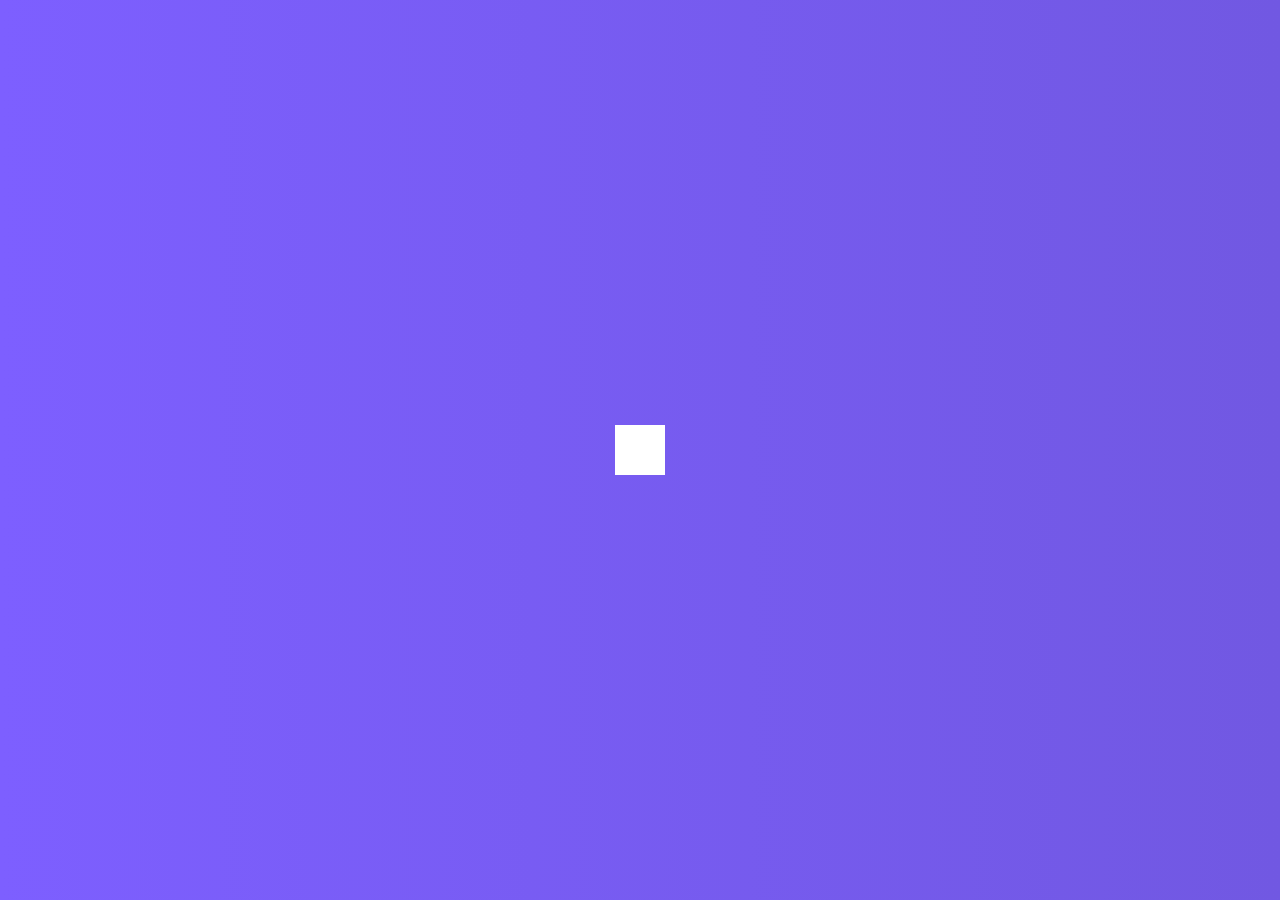
<file: Hidden Search Widget/index.html>
<!DOCTYPE html>
<html lang="pt-br">

<head>
    <meta charset="UTF-8">
    <meta name="viewport" content="width=device-width, initial-scale=1.0">
    <link rel="stylesheet" href="https://cdnjs.cloudflare.com/ajax/libs/font-awesome/5.14.0/css/all.min.css"
        integrity="sha512-1PKOgIY59xJ8Co8+NE6FZ+LOAZKjy+KY8iq0G4B3CyeY6wYHN3yt9PW0XpSriVlkMXe40PTKnXrLnZ9+fkDaog=="
        crossorigin="anonymous" />
    <link rel="stylesheet" href="styles.css">
    <title>Hidden Search</title>
</head>

<body>
    <div class="search">
        <input type="text" class="input" placeholder="Search...">
        <button class="btn">
            <i class="fas fa-search"></i>
        </button>
    </div>
    <script src="script.js"></script>
</body>

</html>

<!-- oq escrever na barra direcionar para o google dar os resultados-->
</file>
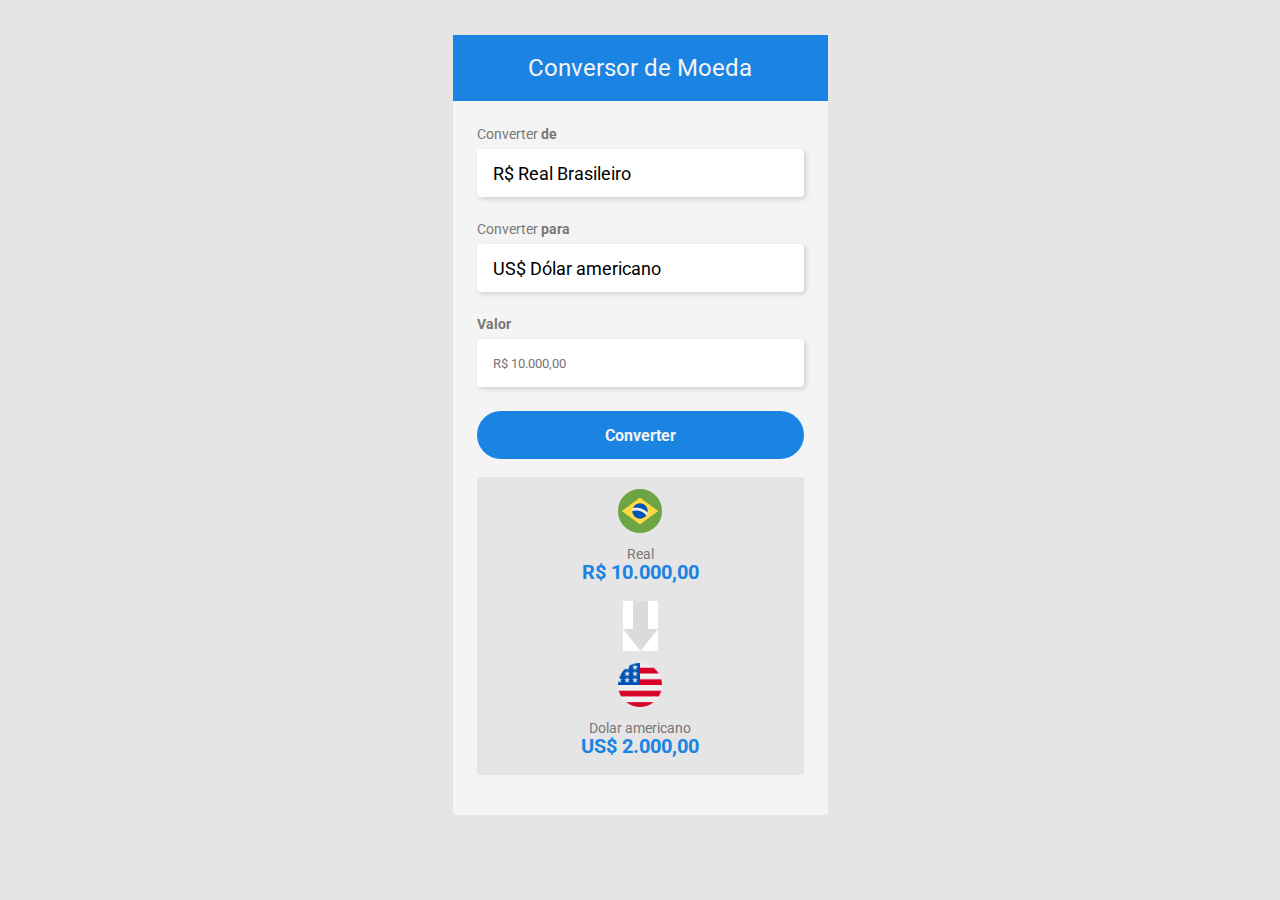
<file: Start-JS/Coversor/index.html>
<!DOCTYPE html>
<html lang="pt-BR">

<head>
    <meta charset="UTF-8">
    <meta http-equiv="X-UA-Compatible" content="IE=edge">
    <meta name="viewport" content="width=device-width, initial-scale=1.0">
    <link rel="preconnect" href="https://fonts.googleapis.com">
    <link rel="preconnect" href="https://fonts.gstatic.com" crossorigin>
    <link href="https://fonts.googleapis.com/css2?family=Roboto:wght@100;300;400;700&display=swap" rel="stylesheet">
    <link rel="stylesheet" href="styles.css">
    <title>Currency converter</title>
</head>

<body>
    <div class="container">
        <header>
            <h1>Conversor de Moeda</h1>
        </header>

        <main>
            <label >
                Converter <b>de</b> 
                <select class="Brasileiro">
                    <option>
                        R$ Real Brasileiro
                    </option>
                </select>
            </label>

            <label>
                Converter <b>para</b> 
                <select id="currency-select">
                    <option>
                        US$ Dólar americano
                    </option>
                    <option>
                        € Euro
                    </option>
                    <option>
                        £ Libra esterlina
                    </option>
                </select>
            </label>

            <label> 
                <b>Valor</b> 
                <input id="input-real" placeholder="R$ 10.000,00">
            </label>

            <button id="convert-button" type="button">Converter</button>

            <section>
                <div>
                    <img src="./img/img-br.png" alt="imagem-Brasil">
                    <p class="text">Real</p>
                    <p class="money" id="money-text-real">R$ 10.000,00</p>
                </div>

                <img src="./img/seta-normal.jpg" alt="Seta-Baixo">

                <div>
                    <img src="./img/img-eua.png" alt="imagem-eua" id="img">
                    <p class="text" id="text-dolar">Dolar americano</p>
                    <p class="money" id="money-text">US$ 2.000,00</p>
                </div>
            </section>
        </main>
    </div>
</body>
<script src="script.js"></script>

</html>
</file>
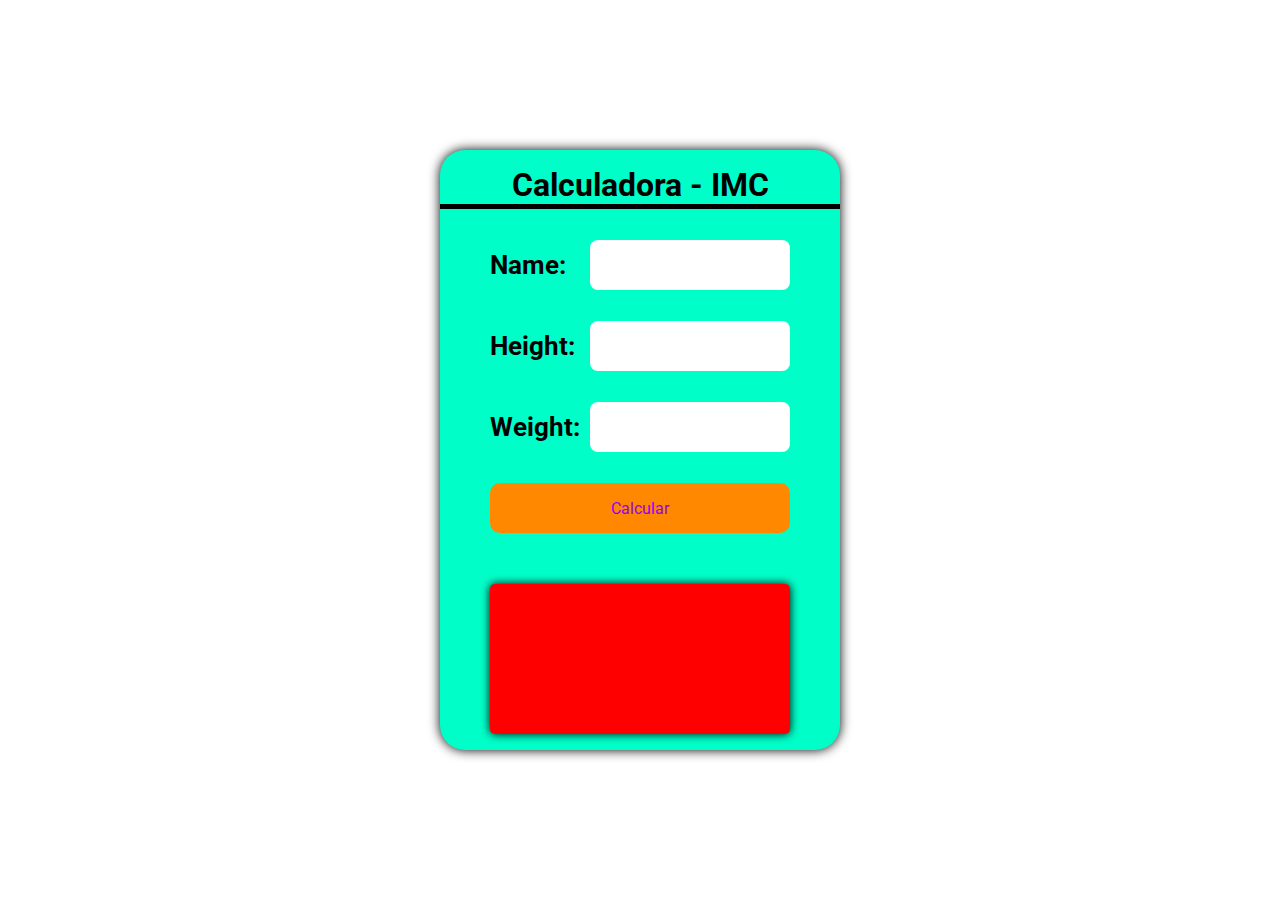
<file: Start-JS/imc/index.html>
<!DOCTYPE html>
<html lang="pt-BR">
<head>
    <meta charset="UTF-8">
    <meta http-equiv="X-UA-Compatible" content="IE=edge">
    <meta name="viewport" content="width=device-width, initial-scale=1.0">
    <link href="https://fonts.googleapis.com/css2?family=Roboto:wght@100;300;400;700&display=swap" rel="stylesheet">
    <link rel="stylesheet" href="styles.css">
    <title>IMC</title>
</head>
<body>
    <section class="container" >
        <h1 class="title">Calculadora - IMC</h1>
        <div class="input">
            <label>Name:</label>
            <input type="text" id="name">
        </div>
        <div class="input">
            <label>Height: </label>
            <input type="number" id="height">
        </div>
        <div class="input">
            <label>Weight: </label>
            <input type="number" id="weight">
        </div>
        
        <button id="calcular">Calcular</button>
        
        <div id="result"></div>
    </section>
    <script src="script.js"></script>
</body>
</html>
</file>
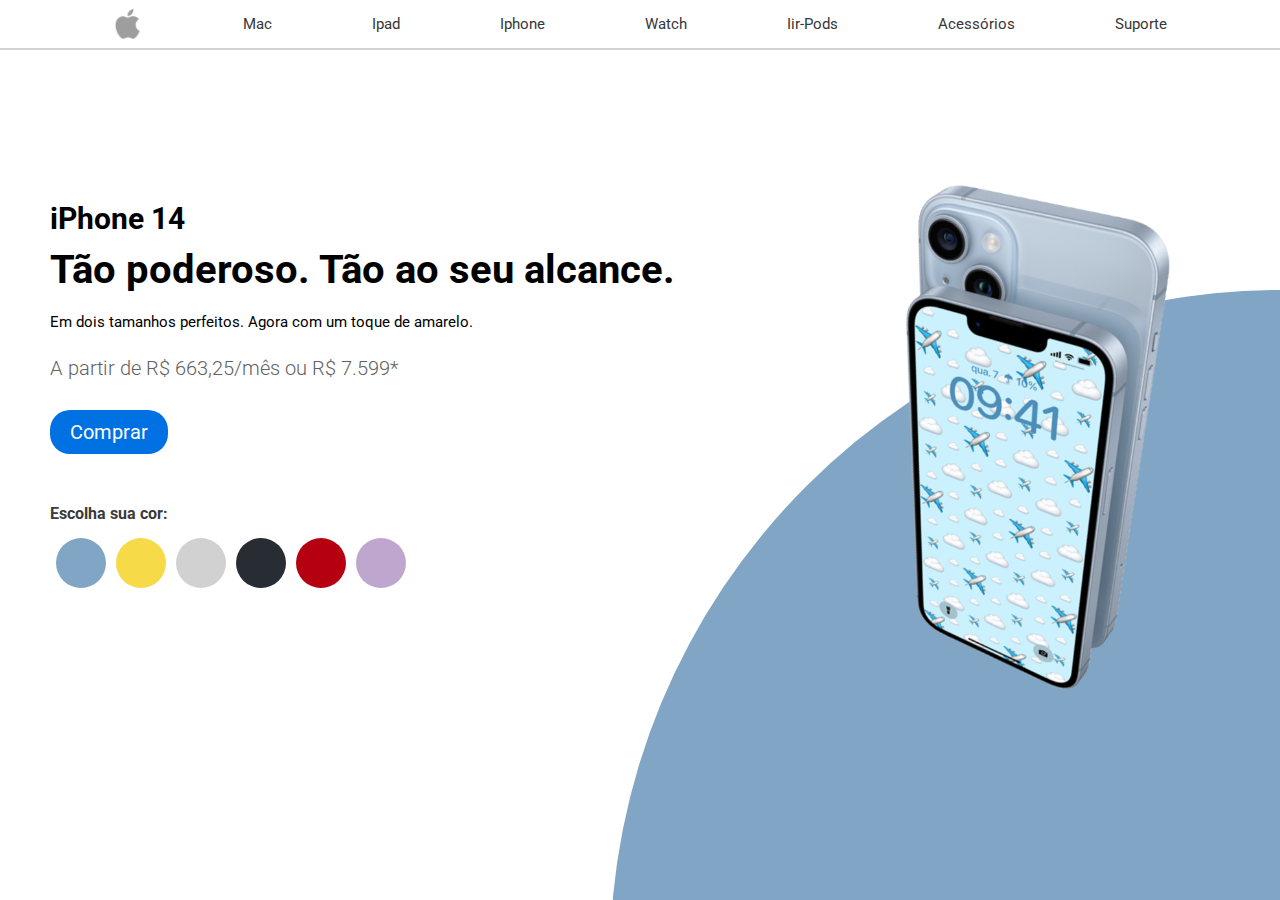
<file: Start-JS/LaddingPage-Iphone/index.html>
<!DOCTYPE html>
<html lang="pt-BR">

<head>
    <meta charset="UTF-8">
    <meta http-equiv="X-UA-Compatible" content="IE=edge">
    <meta name="viewport" content="width=device-width, initial-scale=1.0">
    <link href="https://fonts.googleapis.com/css2?family=Roboto:wght@100;300;400;700&display=swap" rel="stylesheet">
    <link rel="stylesheet" href="style.css">
    <script src="script.js"></script>
    <title>Ladding Page Iphone</title>
</head>

<body>
    <nav class="navbar">
        <img class="logo" src="img/logo.png" alt="logo-apple">

        <ul>
            <a href="https://www.apple.com/br/mac/"><li> Mac</li></a>
            <a href="https://www.apple.com/br/ipad/"><li>Ipad</li></a>
            <a href="https://www.apple.com/br/iphone/"><li>Iphone</li></a>
            <a href="https://www.apple.com/br/watch/"><li>Watch</li></a>
            <a href="https://www.apple.com/br/airpods/"><li>Iir-Pods</li></a>
            <a href="https://www.apple.com/br/shop/accessories/all"><li>Acessórios</li></a>
            <a href="https://support.apple.com/pt-br"><li>Suporte</li></a>
        </ul>
    </nav>

    <section>
        <article>
            <h1 class="title-iphone">iPhone 14</h1>

            <h2 class="title-seccound">Tão poderoso. Tão ao seu alcance.</h2>

            <p class="paragraph">Em dois tamanhos perfeitos. Agora com um toque de amarelo.</p>

            <h3 class="preco">A partir de R$ 663,25/mês ou R$ 7.599*</h3>
            <!-- https://www.apple.com/br/shop/buy-iphone -->
            <a href="https://www.apple.com/br/shop/buy-iphone" target="_blank"><button class="btnComprar">Comprar</button></a>
    
            <p class="p-cor">Escolha sua cor: </p>

            <aside class="btn-colors">
                <button onclick="trocaCor('#81A5C4'); trocaImg('./img/iphone-azul.png')" class="colors" id="color-azul"></button>

                <button onclick="trocaCor('#F7DA47'); trocaImg('./img/iphone-amarelo.png')" class="colors" id="color-amarelo"></button>

                <button onclick="trocaCor('#C1C1C1'); trocaImg('./img/iphone-branco.png')" class="colors" id="color-branco"></button>

                <button onclick="trocaCor('#272D33'); trocaImg('./img/iphone-preto.png')" class="colors" id="color-preto"></button>

                <button onclick="trocaCor('#B50012'); trocaImg('./img/iphone-vermelho.png')" class="colors" id="color-vermelho"></button>

                <button onclick="trocaCor('#bea6ce'); trocaImg('./img/iphone-roxo.png')" class="colors" id="color-roxo"></button>
            </aside>
        </article>
        <div class="circulo"></div>
        <img class="iphone" src="img/iphone-azul.png" alt="">
    </section>
</body>

</html>
</file>
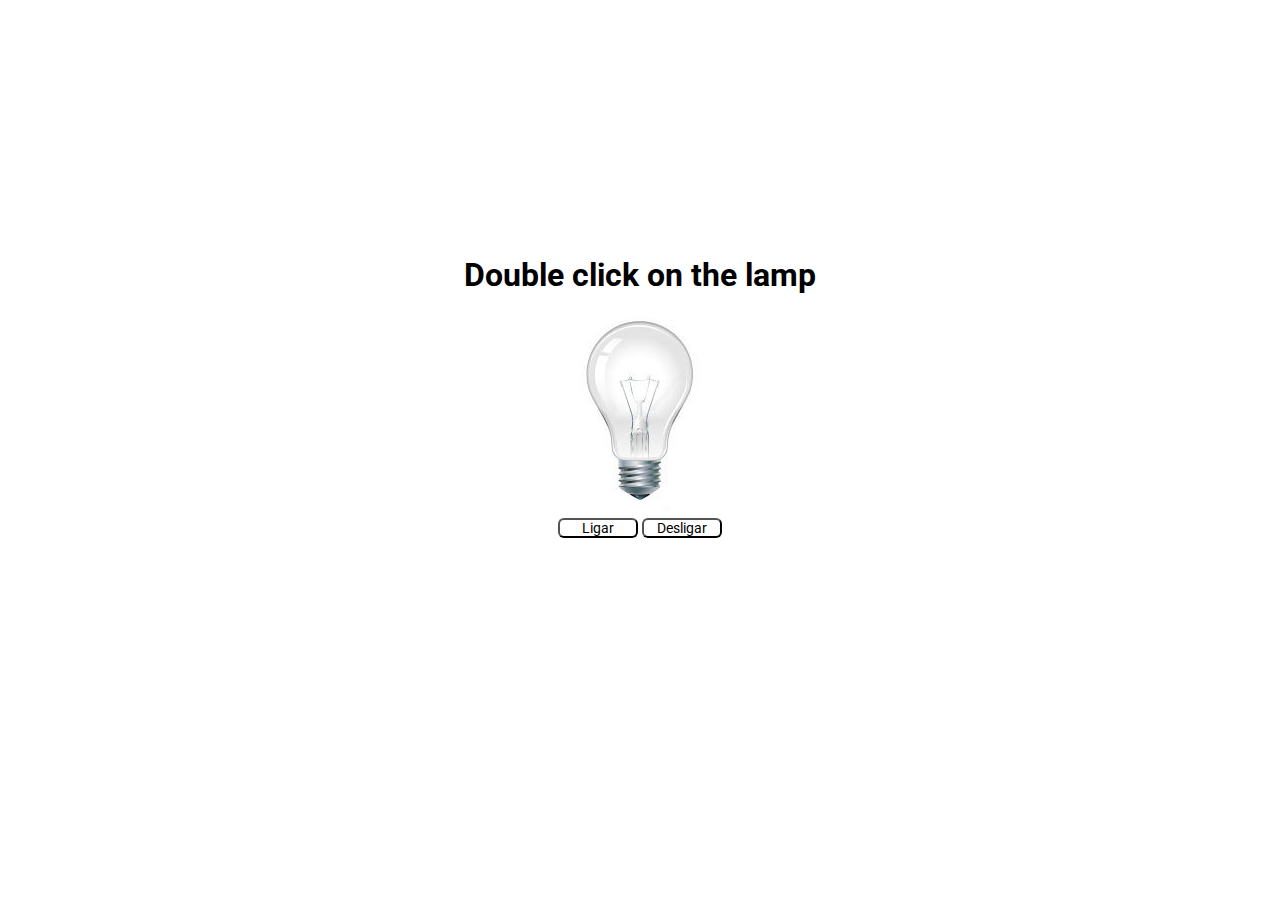
<file: Start-JS/Lampada/index.html>
<!DOCTYPE html>
<html lang="pt-BR">

<head>
    <meta charset="UTF-8">
    <meta http-equiv="X-UA-Compatible" content="IE=edge">
    <meta name="viewport" content="width=device-width, initial-scale=1.0">
    <link href="https://fonts.googleapis.com/css2?family=Roboto:wght@100;300;400;700&display=swap" rel="stylesheet">
    <link rel="stylesheet" href="styles.css">
    <title>Lampada</title>
</head>

<body>
    <header>
        <h1>Double click on the lamp</h1>
    </header>

    <main>
        <div>
            <img src="img/desligada.jpg" alt="lamp-Off" id="fase-Lam">
            
        </div>
        <div>
            <button id="clickOn">Ligar</button>
            <button id="clickOff">Desligar</button>
        </div>
    </main>
    <script src="script.js"></script>
</body>

</html>
</file>
<file: Hidden Search Widget/styles.css>
*{
    box-sizing: border-box;
}

body {
    background-image: linear-gradient(90deg, #7d5fff, #7158e2);
    display: flex;
    align-items: center;
    justify-content: center;
    height: 100vh;
    overflow: hidden;
    margin: 0;
}

.search {
    position: relative;
    height: 50px;
}

.search .input {
    background-color: #fff;
    border: 0;
    font-size: 18px;
    padding: 15px;
    height: 50px;
    width: 50px;
    transition: width 0.3s ease;
}

.btn {
    background-color: #fff;
    border: 0;
    cursor: pointer;
    font-size: 24px;
    position: absolute;
    top: 0;
    left: 0;
    height: 50px;
    width: 50px;
    transition: transform 0.3s ease;
}

.btn:focus,
.input:focus {
    outline: none;
}

.search.active .input {
    width: 200px;
}

.search.active .btn {
    transform: translateX(198px);
}
</file>
<file: Start-JS/Coversor/styles.css>
* {
    margin: 0;
    padding: 0;
    box-sizing: border-box;
    font-family: "Roboto", sans-serif;
}

body {
    background-color: #E5E5E5;
}

.container {
    width: 375px;
    height: 780px;
    background-color: #F4F4F4;
    margin: auto;
    margin-top: 35px;
}

header {
    background-color: #1B83E2;
    height: 66px;
}

h1 {
    font-style: normal;
    font-weight: normal;
    font-size: 24px;
    line-height: 18px;
    color: #F4F4F4;
    text-align: center;
    padding-top: 24px;
}

label {
    font-style: normal;
    font-weight: normal;
    font-size: 14px;
    line-height: 18px;
    color: #777777;
    display: block;
}

select {
    display: block;
    width: 100%;
    height: 48px;
    padding-left: 16px;
    margin-top: 6px;
    margin-bottom: 23px;
    font-size: 18px;
    background: #FFFFFF;
    border: 1px solid #BBBBBB;
    border-radius: 4px;
    appearance: none;
    border: none;
    outline: none;
    cursor: pointer;
    box-shadow: 2px 2px 5px rgba(0,0,0,0.15);
}

main {
    padding: 24px;
}

input {
    display: block;
    width: 100%;
    height: 48px;
    margin-top: 6px;
    margin-bottom: 24px;
    padding-left: 16px;
    outline: none;
    border: none;
    border: #777777;
    border-radius: 4px;
    box-shadow: 2px 2px 5px rgba(0,0,0, 0.15);
}

button {
    width: 100%;
    height: 48px;
    background: #1B83E2;
    border-radius: 25px;
    border: none;
    color: #F4F4F4;
    font-style: normal;
    font-weight: bold;
    font-size: 16px;
    cursor: pointer;
}

button:hover {
    opacity: 0.9;
    color: #E5E5E5;
}

button:active {
    opacity: 0.7;
}

section {
    background: #E5E5E5;
    text-align: center;
    margin-top: 18px;
    padding-top: 12px;
}

.money {
    color: #1B83E2;
    font-weight: 700;
    font-size: 20px;
    line-height: 18px;
    padding-bottom: 20px;
}

.text {
    font-weight: 400;
    font-size: 14px;
    line-height: 18px;
    color: #777777;
}

img {
    margin-bottom: 8px;
    max-width: 50px;
}
</file>
<file: Start-JS/imc/styles.css>
* {
    margin: 0;
    padding: 0;
    box-sizing: border-box;
    font-family: "Roboto", sans-serif;
}

body {
    display: flex;
    width: 100vw;
    height: 100vh;
    justify-content: center;
    align-items: center;
}

.title {
    text-align: center;
    font-size: 32px;
    border-bottom: solid 5px black;
    width: 100%;
}

.container {
    display: flex;
    flex-direction: column;
    background: rgb(0, 255, 200);
    width: 400px;
    height: 600px;
    align-items: center;
    justify-content: space-around;
    border-radius: 25px;
    box-shadow: 0 0 12px black;
}

.input{
    display: flex;
    width: 300px;
    height: 50px;
    justify-content: space-between;
    align-items: center;
}

label {
    font-weight: 700;
    font-size: 26px;
}

input {
    border-radius: 8px;
    height: 50px;
    width: 200px;
    font-size: 20px;
    font-weight: 400;
    border: none;
    align-items: center;
    outline: 0;
    display: flex;
    text-align: center;
}

button {
    width: 300px;
    height: 50px;
    background-color: rgb(255, 136, 0);
    color: rgb(147, 0, 245);
    font-size: 1rem;
    border-radius: 10px;
    border: none;
    cursor: pointer;
}

#result {
    display: flex;
    margin-top: 20px;
    align-items: center;
    width: 300px;
    height: 150px;
    border-radius: 5px;
    font: italic 1.5rem serif;
    box-shadow: 0px 0px 10px black;
    background: #ff0000;
    color: rgb(0, 68, 255);
    padding: 20px;
    box-sizing: border-box;
    user-select: none;
}
</file>
<file: Start-JS/LaddingPage-Iphone/style.css>
*{
    font-family: "Roboto", sans-serif;
    padding: 0%;
    margin: 0;
    box-sizing: border-box;
}

.navbar {
    display: flex;
    height: 50px;
    gap: 100px;
    align-items: center;
    justify-content: center;
    border-bottom: 2px solid #d3d3d3;
}

a {
    text-decoration: none;
    color: #373737;
}

ul {
    display: flex;
    gap: 100px;
    list-style: none;
}

li {
    font-size: 15px;
    font-weight: 400;
    color: #373737;
    cursor: pointer;
    transition: 2s;
}

li:hover {
    border-bottom: 2px solid #373737;
    opacity: 0.5;
    transition: 0.1s;
}

.logo {
    margin: 0;
    width: 30px;
}

section {
    display: flex;
    justify-content: space-between;
    align-items: center;
    padding: 50px;
    padding-bottom: 0;
}

.title-iphone {
    font-size: 30px;
}

.title-seccound {
    font-size: 40px;
    margin-top: 10px;
    margin-bottom: 20px;
}

.paragraph {
    font-size: 15px;
    margin-bottom: 25px;
}

.preco {
    font-size: 20px;
    color: #626262;
    font-weight: 300;
    margin-bottom: 30px;
}

.btnComprar {
    background-color: #0071e3;
    color: #fff;
    padding: 10px 20px;
    border: none;
    border-radius: 20px;
    font-size: 20px;
    cursor: pointer;
}

.p-cor {
    font-size: 16px;
    color: #3a3a3a;
    font-weight: 700;
    margin-top: 50px;
    margin-bottom: 15px;
}

.colors {
    width: 50px;
    height: 50px;
    border-radius: 50px;
    margin-left: 6px;
    border: none;
    cursor: pointer;
}

#color-azul {
    background-color: #81a5c4;
}

#color-amarelo {
    background-color: #F7DA47;
}

#color-branco {
    background-color: #d1d1d1;
}

#color-preto {
    background-color: #272D33;
}

#color-vermelho {
    background-color: #B50012;
}

#color-roxo {
    background-color: #bea6ce;
}

img {
    width: 350px;
    margin-top: 75px;
    margin-right: 25px;
    z-index: 99;
}

.circulo {
    width: 100%;
    height: 100%;
    background: #81A5C4;
    position: absolute;
    top: 0;
    left: 0;
    clip-path: circle(670px at right 960px);
}
</file>
<file: Start-JS/Lampada/styles.css>
*{
    margin: 0;
    padding: 0;
    box-sizing: border-box;
    text-align: center;
    font-family: "Roboto", sans-serif;
}

header {
    margin-top: 20%;
}

header, main {
    display: flex;
    flex-direction: column;
    align-items: center;
}
button{
    width: 80px;
    font-size: 14px;
    border-radius: 6px;
    background-color: white;
    cursor: pointer;

}

button:hover {
    /* background-color: ; */
    opacity: 0.8;
}
</file>
